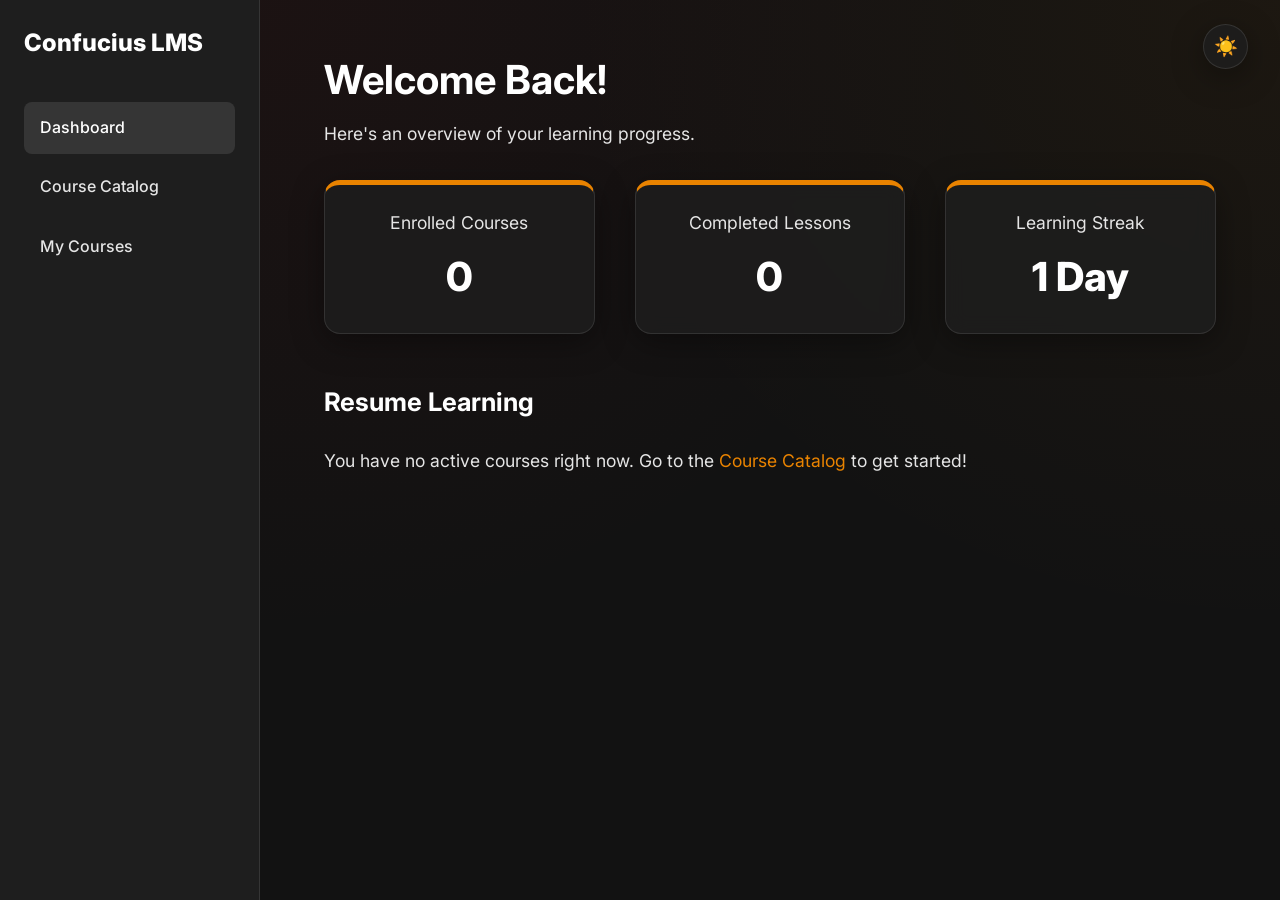
<file: index.html>
<!DOCTYPE html>
<html lang="en">
<head>
    <meta charset="UTF-8">
    <meta name="viewport" content="width=device-width, initial-scale=1.0">
    <title>Confucius LMS | Dashboard</title>
    <link href="https://fonts.googleapis.com/css2?family=Inter:wght@400;500;600;800&display=swap" rel="stylesheet">
    <link rel="stylesheet" href="css/main.css">
</head>
<body>
    <!-- Theme Toggle -->
    <button id="theme-toggle" class="theme-toggle-btn" aria-label="Toggle Light/Dark Mode">
        <span id="theme-icon">☀️</span>
    </button>
    
    <!-- Mobile Header -->
    <div class="mobile-header">
        <button id="mobile-menu-btn" class="icon-btn">☰</button>
        <div class="mobile-brand">Confucius LMS</div>
        <div style="width: 24px;"></div> <!-- Spacer for flex balance -->
    </div>
    
    <div id="mobile-overlay" class="mobile-overlay"></div>

    <!-- Global Sidebar -->
    <aside class="sidebar">
        <div class="brand">Confucius LMS</div>
        <nav class="nav-menu">
            <a href="index.html" class="nav-item active">Dashboard</a>
            <a href="catalog.html" class="nav-item">Course Catalog</a>
            <a href="my-courses.html" class="nav-item">My Courses</a>
        </nav>
    </aside>

    <!-- Main Content Area -->
    <main class="app-content">
        <div class="container">
            <header class="page-header">
                <h1>Welcome Back!</h1>
                <p>Here's an overview of your learning progress.</p>
            </header>

            <div class="metric-grid" id="dashboard-metrics">
                <div class="metric-card">
                    <div class="metric-label">Enrolled Courses</div>
                    <div class="metric-value" id="metric-enrolled">0</div>
                </div>
                <div class="metric-card">
                    <div class="metric-label">Completed Lessons</div>
                    <div class="metric-value" id="metric-completed">0</div>
                </div>
                <div class="metric-card">
                    <div class="metric-label">Learning Streak</div>
                    <div class="metric-value" id="metric-streak">3 Days</div>
                </div>
            </div>

            <div class="dashboard-section" style="margin-top: 3rem;">
                <h2 style="margin-bottom: 1.5rem; color: var(--text-primary);">Resume Learning</h2>
                <div id="recent-activity-container">
                    <!-- Populated by app.js -->
                    <p style="color: var(--text-secondary);">You have no active courses right now.</p>
                </div>
            </div>
        </div>
    </main>

    <script src="js/app.js"></script>
</body>
</html>
</file>
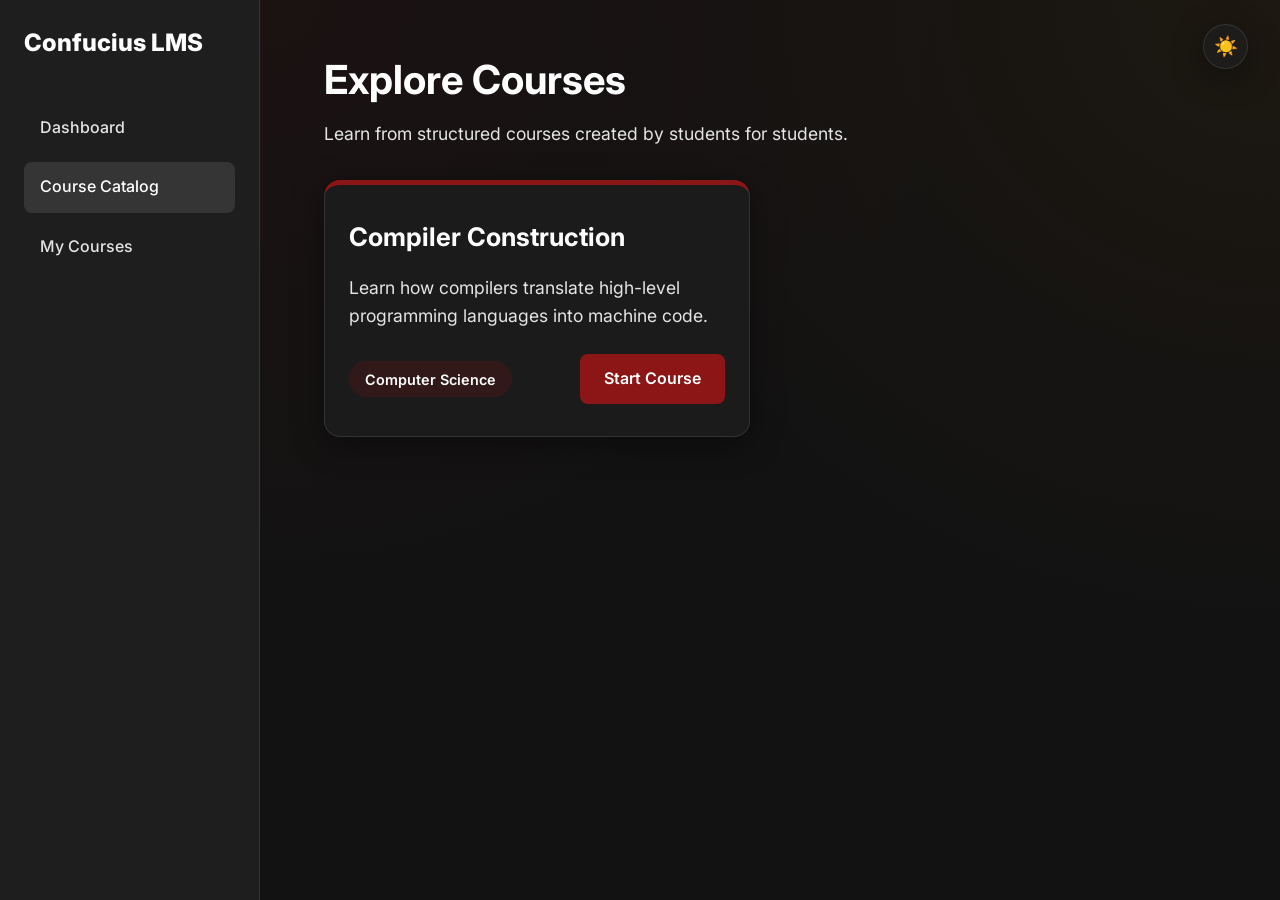
<file: catalog.html>
<!DOCTYPE html>
<html lang="en">
<head>
    <meta charset="UTF-8">
    <meta name="viewport" content="width=device-width, initial-scale=1.0">
    <title>Confucius LMS | Course Catalog</title>
    <link href="https://fonts.googleapis.com/css2?family=Inter:wght@400;500;600;800&display=swap" rel="stylesheet">
    <link rel="stylesheet" href="css/main.css">
</head>
<body>
    <!-- Theme Toggle -->
    <button id="theme-toggle" class="theme-toggle-btn" aria-label="Toggle Light/Dark Mode">
        <span id="theme-icon">☀️</span>
    </button>
    
    <!-- Mobile Header -->
    <div class="mobile-header">
        <button id="mobile-menu-btn" class="icon-btn">☰</button>
        <div class="mobile-brand">Confucius LMS</div>
        <div style="width: 24px;"></div> <!-- Spacer for flex balance -->
    </div>
    
    <div id="mobile-overlay" class="mobile-overlay"></div>

    <!-- Global Sidebar -->
    <aside class="sidebar">
        <div class="brand">Confucius LMS</div>
        <nav class="nav-menu">
            <a href="index.html" class="nav-item">Dashboard</a>
            <a href="catalog.html" class="nav-item active">Course Catalog</a>
            <a href="my-courses.html" class="nav-item">My Courses</a>
        </nav>
    </aside>

    <!-- Main Content Area -->
    <main class="app-content">
        <div class="container">
            <header class="page-header">
                <h1>Explore Courses</h1>
                <p>Learn from structured courses created by students for students.</p>
            </header>

            <div id="course-grid" class="course-grid">
                <!-- Courses injected by app.js -->
            </div>
        </div>
    </main>

    <script src="js/app.js"></script>
</body>
</html>
</file>
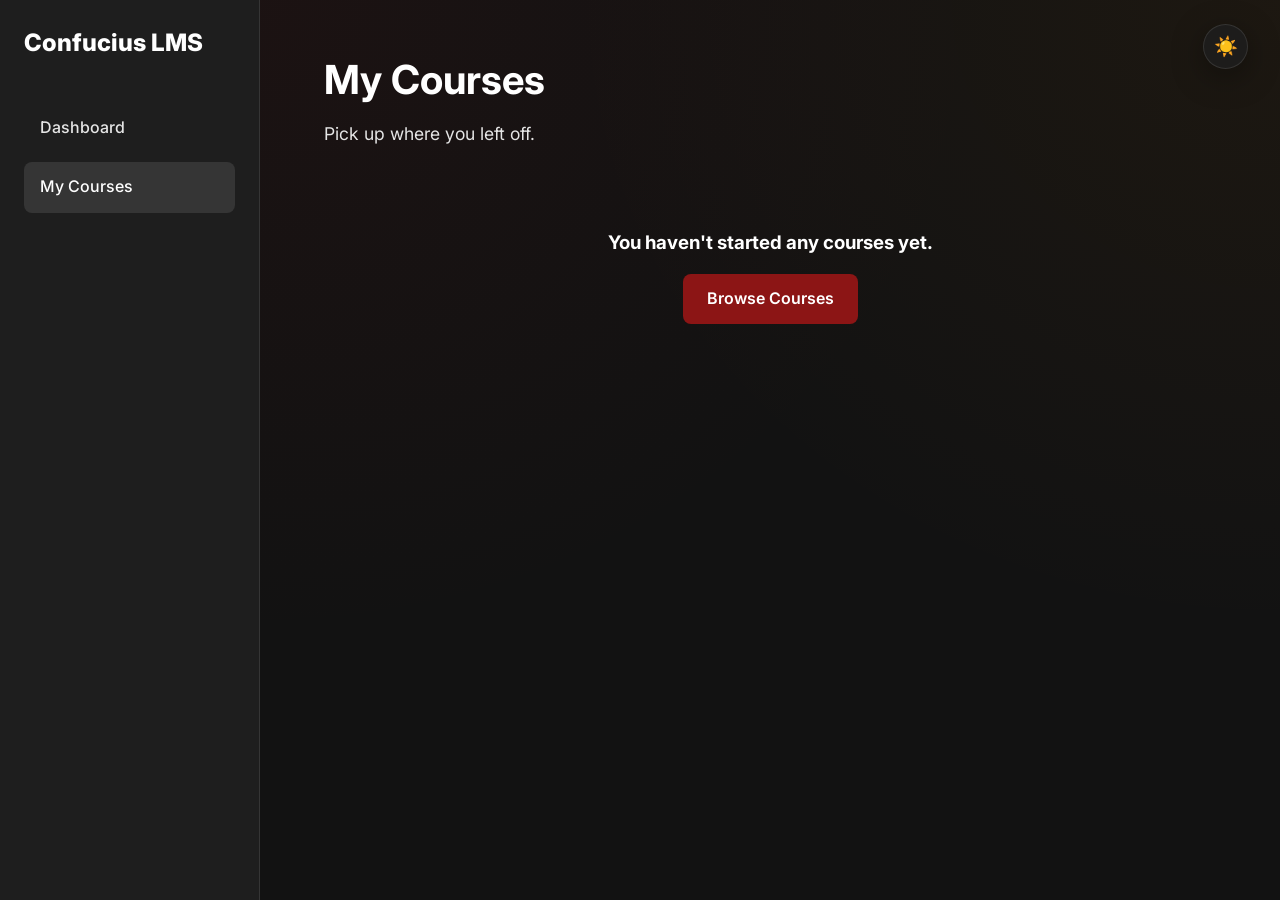
<file: my-courses.html>
<!DOCTYPE html>
<html lang="en">
<head>
    <meta charset="UTF-8">
    <meta name="viewport" content="width=device-width, initial-scale=1.0">
    <title>Confucius LMS | My Courses</title>
    <link href="https://fonts.googleapis.com/css2?family=Inter:wght@400;500;600;800&display=swap" rel="stylesheet">
    <link rel="stylesheet" href="css/main.css">
</head>
<body>
    <!-- Theme Toggle -->
    <button id="theme-toggle" class="theme-toggle-btn" aria-label="Toggle Light/Dark Mode">
        <span id="theme-icon">☀️</span>
    </button>
    
    <!-- Mobile Header -->
    <div class="mobile-header">
        <button id="mobile-menu-btn" class="icon-btn">☰</button>
        <div class="mobile-brand">Confucius LMS</div>
        <div style="width: 24px;"></div>
    </div>
    
    <div id="mobile-overlay" class="mobile-overlay"></div>

    <!-- Global Sidebar -->
    <aside class="sidebar">
        <div class="brand">Confucius LMS</div>
        <nav class="nav-menu">
            <a href="index.html" class="nav-item">Dashboard</a>
            <a href="my-courses.html" class="nav-item active">My Courses</a>
        </nav>
    </aside>

    <!-- Main Content Area -->
    <main class="app-content">
        <div class="container">
            <header class="page-header">
                <h1>My Courses</h1>
                <p>Pick up where you left off.</p>
            </header>

            <div id="course-grid" class="course-grid">
                <!-- Courses injected by app.js -->
            </div>
        </div>
    </main>

    <script src="js/app.js"></script>
</body>
</html>
</file>
<file: css/main.css>
:root {
  /* Color Palette - Stanford Theme */
  --bg-primary: #121212;
  --bg-secondary: #1e1e1e;
  --bg-tertiary: #2c2c2c;
  --accent-primary: #8C1515;
  /* Stanford Cardinal Red */
  --accent-secondary: #E98300;
  /* Stanford Poppy */
  --accent-text: #e24a4a;
  /* Lighter red for better contrast in dark mode */
  --text-primary: #ffffff;
  --text-secondary: #e5e5e5;
  --success: #4ade80;
  /* Lighter green for dark mode */
  --danger: #f87171;
  /* Lighter red for dark mode */
  --nav-active-bg: rgba(255, 255, 255, 0.1);
  --nav-active-text: #ffffff;
  --nav-active-border: #ffffff;

  /* Glassmorphism */
  --glass-bg: rgba(30, 30, 30, 0.8);
  --glass-border: rgba(255, 255, 255, 0.1);
  --glass-shadow: 0 8px 32px 0 rgba(0, 0, 0, 0.37);

  /* Typography */
  --font-main: 'Inter', system-ui, -apple-system, sans-serif;

  /* Layout */
  --sidebar-width: 260px;
}

/* Light Mode Variables */
body.light-mode {
  --bg-primary: #f8fafc;
  --bg-secondary: #ffffff;
  --bg-tertiary: #f1f5f9;
  --text-primary: #0f172a;
  --text-secondary: #475569;
  --accent-text: var(--accent-primary);
  /* Use original Cardinal Red in light mode */
  --success: #175E54;
  --danger: #E04F39;
  --nav-active-bg: rgba(140, 21, 21, 0.1);
  --nav-active-text: var(--accent-primary);
  --nav-active-border: var(--accent-primary);
  --glass-bg: rgba(255, 255, 255, 0.85);
  --glass-border: rgba(0, 0, 0, 0.08);
  --glass-shadow: 0 4px 20px 0 rgba(0, 0, 0, 0.05);
}

* {
  margin: 0;
  padding: 0;
  box-sizing: border-box;
}

/* =========================================
   BASE STYLES (MOBILE-FIRST)
   ========================================= */

html,
body {
  font-family: var(--font-main);
  background-color: var(--bg-primary);
  color: var(--text-primary);
  line-height: 1.6;
  min-height: 100vh;
  min-height: 100dvh;
  display: flex;
  flex-direction: column;
  overflow-x: hidden;
  max-width: 100%;
}

a {
  color: inherit;
  text-decoration: none;
}

/* Mobile Header (Visible by default) */
.mobile-header {
  display: flex;
  background: var(--bg-secondary);
  padding: 1rem 1.5rem;
  border-bottom: 1px solid var(--glass-border);
  align-items: center;
  justify-content: flex-start;
  gap: 1rem;
  position: sticky;
  top: 0;
  z-index: 150;
  width: 100%;
  flex-shrink: 0;
}

.mobile-brand {
  font-size: 1.2rem;
  font-weight: 800;
  color: var(--nav-active-text);
}

.icon-btn {
  background: none;
  border: none;
  color: var(--text-primary);
  font-size: 1.5rem;
  cursor: pointer;
  padding: 0.25rem;
  touch-action: manipulation;
}

/* Theme Toggle (Mobile Position by default) */
.theme-toggle-btn {
  position: fixed;
  top: 0.8rem;
  right: 4.5rem;
  background: var(--glass-bg);
  backdrop-filter: blur(10px);
  border: 1px solid var(--glass-border);
  color: var(--text-primary);
  width: 38px;
  height: 38px;
  border-radius: 50%;
  display: flex;
  align-items: center;
  justify-content: center;
  font-size: 1rem;
  cursor: pointer;
  z-index: 500;
  box-shadow: var(--glass-shadow);
  transition: transform 0.3s ease;
}

.theme-toggle-btn:hover {
  transform: scale(1.1);
}

/* Sidebars (Hidden by default on mobile) */
.sidebar {
  position: fixed;
  top: 0;
  height: 100vh;
  height: 100dvh;
  z-index: 200;
  transition: transform 0.3s cubic-bezier(0.4, 0, 0.2, 1);
  width: var(--sidebar-width);
  background: var(--bg-secondary);
  border-right: 1px solid var(--glass-border);
  left: 0;
  transform: translateX(-100%);
  display: flex;
  flex-direction: column;
  box-shadow: 5px 0 25px rgba(0, 0, 0, 0.5);
  overflow-y: auto;
}

.sidebar.open {
  transform: translateX(0);
}

.brand {
  font-size: 1.5rem;
  font-weight: 800;
  color: var(--nav-active-text);
  margin-bottom: 2.5rem;
  display: flex;
  align-items: center;
  gap: 10px;
  padding: 1.5rem 1.5rem 0 1.5rem;
}

.nav-menu {
  display: flex;
  flex-direction: column;
  gap: 0.5rem;
  flex-shrink: 0;
  padding: 0 1.5rem;
}

.sidebar-divider {
  height: 1px;
  background: var(--glass-border);
  margin: 2rem 1.5rem;
  flex-shrink: 0;
}

.nav-item {
  padding: 0.8rem 1rem;
  border-radius: 8px;
  color: var(--text-secondary);
  font-weight: 500;
  transition: all 0.2s ease;
  cursor: pointer;
}

.nav-item:hover,
.nav-item.active {
  background: var(--nav-active-bg);
  color: var(--nav-active-text);
}

.mobile-overlay {
  position: fixed;
  top: 0;
  left: 0;
  width: 100vw;
  height: 100vh;
  height: 100dvh;
  background: rgba(0, 0, 0, 0.5);
  z-index: 190;
  display: none;
  opacity: 0;
  transition: opacity 0.3s;
}

.mobile-overlay.show {
  display: block;
  opacity: 1;
}

/* App Layout (Mobile First Constraints) */
.lesson-layout {
  display: flex;
  flex-direction: column;
  flex: 1;
  height: auto;
  overflow: hidden;
  width: 100%;
}

.app-content,
.lesson-main-area {
  flex: 1;
  padding: 1rem;
  overflow-y: auto;
  overflow-x: hidden;
  height: auto;
  padding-bottom: 3rem;
  background-image: radial-gradient(at 0% 0%, rgba(140, 21, 21, 0.08) 0px, transparent 50%), radial-gradient(at 100% 0%, rgba(233, 131, 0, 0.05) 0px, transparent 50%);
}

.lesson-main-area {
  background: var(--bg-secondary);
}

.container {
  padding: 0;
  width: 100%;
  max-width: 100%;
}

/* Dashboard Grids */
.page-header {
  margin-bottom: 2rem;
}

.page-header h1 {
  font-size: 2.2rem;
  margin-bottom: 0.5rem;
}

.page-header p {
  color: var(--text-secondary);
}

.course-grid {
  display: grid;
  grid-template-columns: 100%;
  gap: 1.5rem;
}

.metric-grid {
  display: grid;
  grid-template-columns: 100%;
  gap: 1.5rem;
}

.metric-card {
  background: var(--glass-bg);
  backdrop-filter: blur(10px);
  border: 1px solid var(--glass-border);
  border-top: 5px solid var(--accent-secondary);
  border-radius: 16px;
  padding: 1.5rem;
  box-shadow: var(--glass-shadow);
  display: flex;
  flex-direction: column;
  align-items: center;
  justify-content: center;
  transition: transform 0.3s ease;
}

.metric-card:hover {
  transform: translateY(-5px);
}

.metric-label {
  font-size: 1.1rem;
  color: var(--text-secondary);
  margin-bottom: 0.5rem;
}

.metric-value {
  font-size: 2.5rem;
  font-weight: 800;
  color: var(--text-primary);
}

.course-card {
  background: var(--glass-bg);
  backdrop-filter: blur(10px);
  border: 1px solid var(--glass-border);
  border-top: 5px solid var(--accent-primary);
  border-radius: 16px;
  padding: 1.25rem;
  box-shadow: var(--glass-shadow);
  transition: transform 0.3s ease, border-color 0.3s ease, box-shadow 0.3s ease;
  display: flex;
  flex-direction: column;
  width: 100%;
  min-width: 0;
  word-break: break-word;
  margin: 0;
}

.course-card h3 {
  font-size: 1.4rem;
  margin-bottom: 1rem;
  color: var(--text-primary);
}

.course-card p {
  color: var(--text-secondary);
  margin-bottom: 2rem;
  flex-grow: 1;
  font-size: 1.1rem;
  line-height: 1.6;
}

.card-footer {
  display: flex;
  flex-direction: column;
  align-items: stretch;
  gap: 1rem;
}

.card-footer .tag {
  align-self: flex-start;
  margin-bottom: 0.5rem;
}

.card-footer .btn {
  width: 100%;
}

.tag {
  background: rgba(140, 21, 21, 0.2);
  color: var(--text-primary);
  padding: 0.4rem 1rem;
  border-radius: 999px;
  font-size: 0.9rem;
  font-weight: 600;
  display: inline-block;
}

/* Buttons */
.btn {
  padding: 0.75rem 1.5rem;
  border-radius: 8px;
  font-weight: 600;
  cursor: pointer;
  transition: all 0.3s ease;
  border: none;
  font-family: var(--font-main);
  display: inline-block;
  text-align: center;
}

.btn-primary {
  background: var(--accent-primary);
  color: white;
}

.btn-primary:hover {
  background: #a31919;
  transform: translateY(-2px);
}

.btn-outline {
  background: transparent;
  color: var(--text-primary);
  border: 1px solid var(--glass-border);
}

.btn:disabled {
  opacity: 0.3;
  cursor: not-allowed;
  transform: none !important;
}

/* Lesson Components */
.lesson-content-wrapper {
  max-width: 100%;
  margin: 0 auto;
}

.lesson-title {
  font-size: 1.8rem;
  margin-bottom: 2rem;
  border-bottom: 1px solid var(--glass-border);
  padding-bottom: 1rem;
}

.lesson-navigation {
  display: flex;
  flex-direction: column;
  gap: 1rem;
  margin-top: 3rem;
  padding-top: 2rem;
  border-top: 1px solid var(--glass-border);
}

.lesson-navigation button {
  width: 100%;
}

/* Markdown Typography Overrides */
.app-content h2,
.lesson-main-area h2 {
  font-size: 1.6rem;
  margin: 2rem 0 1rem;
  color: var(--text-primary);
}

.app-content p,
.lesson-main-area p {
  font-size: 1.1rem;
  margin-bottom: 1.5rem;
  color: var(--text-secondary);
}

/* Quizzes */
.quiz-container {
  background: var(--bg-primary);
  border: 1px solid var(--glass-border);
  border-radius: 12px;
  padding: 1.5rem;
  margin: 2rem 0;
}

.quiz-number {
  font-weight: 600;
  color: var(--accent-secondary);
  font-size: 0.9rem;
  text-transform: uppercase;
}

.quiz-question {
  font-size: 1.2rem;
  font-weight: 600;
  margin: 1rem 0;
}

.quiz-options {
  display: flex;
  flex-direction: column;
  gap: 0.75rem;
}

.quiz-option {
  padding: 1rem;
  background: var(--bg-secondary);
  border: 1px solid var(--glass-border);
  border-radius: 8px;
  cursor: pointer;
}

.quiz-option.selected {
  background: rgba(233, 131, 0, 0.1);
  border-color: var(--accent-secondary);
}

.quiz-option.correct {
  background: rgba(23, 94, 84, 0.2);
  border-color: var(--success);
}

.quiz-option.wrong {
  background: rgba(140, 21, 21, 0.2);
  border-color: var(--danger);
}

.quiz-feedback {
  margin-top: 1rem;
  font-weight: 600;
  display: none;
}

.quiz-feedback.show {
  display: block;
}

.quiz-feedback.success {
  color: var(--success);
}

.quiz-feedback.error {
  color: var(--danger);
}

.curriculum-header {
  padding: 0 1.5rem 1rem;
}

.curriculum-header h2 {
  font-size: 1.2rem;
}

.curriculum-header p {
  font-size: 0.85rem;
  color: var(--text-secondary);
  margin-top: 5px;
  text-transform: uppercase;
  letter-spacing: 0.5px;
  font-weight: 600;
}

.curriculum-list {
  display: flex;
  flex-direction: column;
}

.module-group {
  border-bottom: 1px solid rgba(255, 255, 255, 0.05);
}

.module-header {
  padding: 1rem 1.5rem;
  cursor: pointer;
  display: flex;
  justify-content: space-between;
  align-items: center;
  font-weight: 600;
  background: var(--bg-secondary);
  transition: background 0.2s;
  color: var(--text-primary);
}

.module-header:hover {
  background: var(--bg-tertiary);
}

.module-header .toggle-icon {
  font-size: 0.8rem;
  transition: transform 0.3s ease;
}

.module-header.open .toggle-icon {
  transform: rotate(180deg);
}

.module-lessons {
  max-height: 0;
  overflow: hidden;
  transition: max-height 0.3s ease;
}

.module-lessons.open {
  max-height: 1000px;
}

.curriculum-item {
  padding: 0.8rem 1.5rem 0.8rem 2.5rem;
  border-bottom: none;
  cursor: pointer;
  transition: background 0.2s;
  display: flex;
  align-items: center;
  color: var(--text-secondary);
  font-size: 0.95rem;
}

.curriculum-item:hover {
  color: var(--text-primary);
}

.curriculum-item.active {
  background: var(--nav-active-bg);
  border-left: 4px solid var(--nav-active-border);
  color: var(--text-primary);
  padding-left: calc(2.5rem - 4px);
}

.hidden {
  display: none !important;
}

/* =========================================
   LAPTOP & DESKTOP ENHANCEMENTS
   ========================================= */
@media (min-width: 1025px) {
  body {
    flex-direction: row;
  }

  .mobile-header {
    display: none;
  }

  .theme-toggle-btn {
    top: 1.5rem;
    right: 2rem;
    width: 45px;
    height: 45px;
    font-size: 1.2rem;
  }

  .sidebar {
    position: relative;
    height: 100vh;
    transform: none;
    box-shadow: none;
    flex-shrink: 0;
  }

  .lesson-layout {
    flex-direction: row;
    height: 100vh;
  }

  .app-content,
  .lesson-main-area {
    padding: 3rem 5%;
    height: 100vh;
    padding-bottom: 3rem;
  }

  .container {
    max-width: 1200px;
    margin: 0 auto;
  }

  .lesson-content-wrapper {
    max-width: 800px;
  }

  .page-header h1 {
    font-size: 2.5rem;
  }

  .lesson-title {
    font-size: 2.2rem;
  }

  .course-grid {
    grid-template-columns: repeat(auto-fill, minmax(380px, 1fr));
    gap: 2.5rem;
  }

  .metric-grid {
    grid-template-columns: repeat(3, 1fr);
    gap: 2.5rem;
  }

  .course-card {
    padding: 2rem 1.5rem;
  }

  .course-card:hover {
    transform: translateY(-8px);
    border-color: var(--accent-primary);
    box-shadow: 0 15px 35px rgba(140, 21, 21, 0.15);
  }

  .course-card h3 {
    font-size: 1.6rem;
  }

  .card-footer {
    flex-direction: row;
    align-items: center;
    justify-content: space-between;
    flex-wrap: wrap;
  }

  .card-footer .tag {
    align-self: center;
    margin-bottom: 0;
  }

  .card-footer .btn {
    width: auto;
  }

  .lesson-navigation {
    flex-direction: row;
    justify-content: space-between;
  }

  .lesson-navigation button {
    width: auto;
  }
}
</file>
